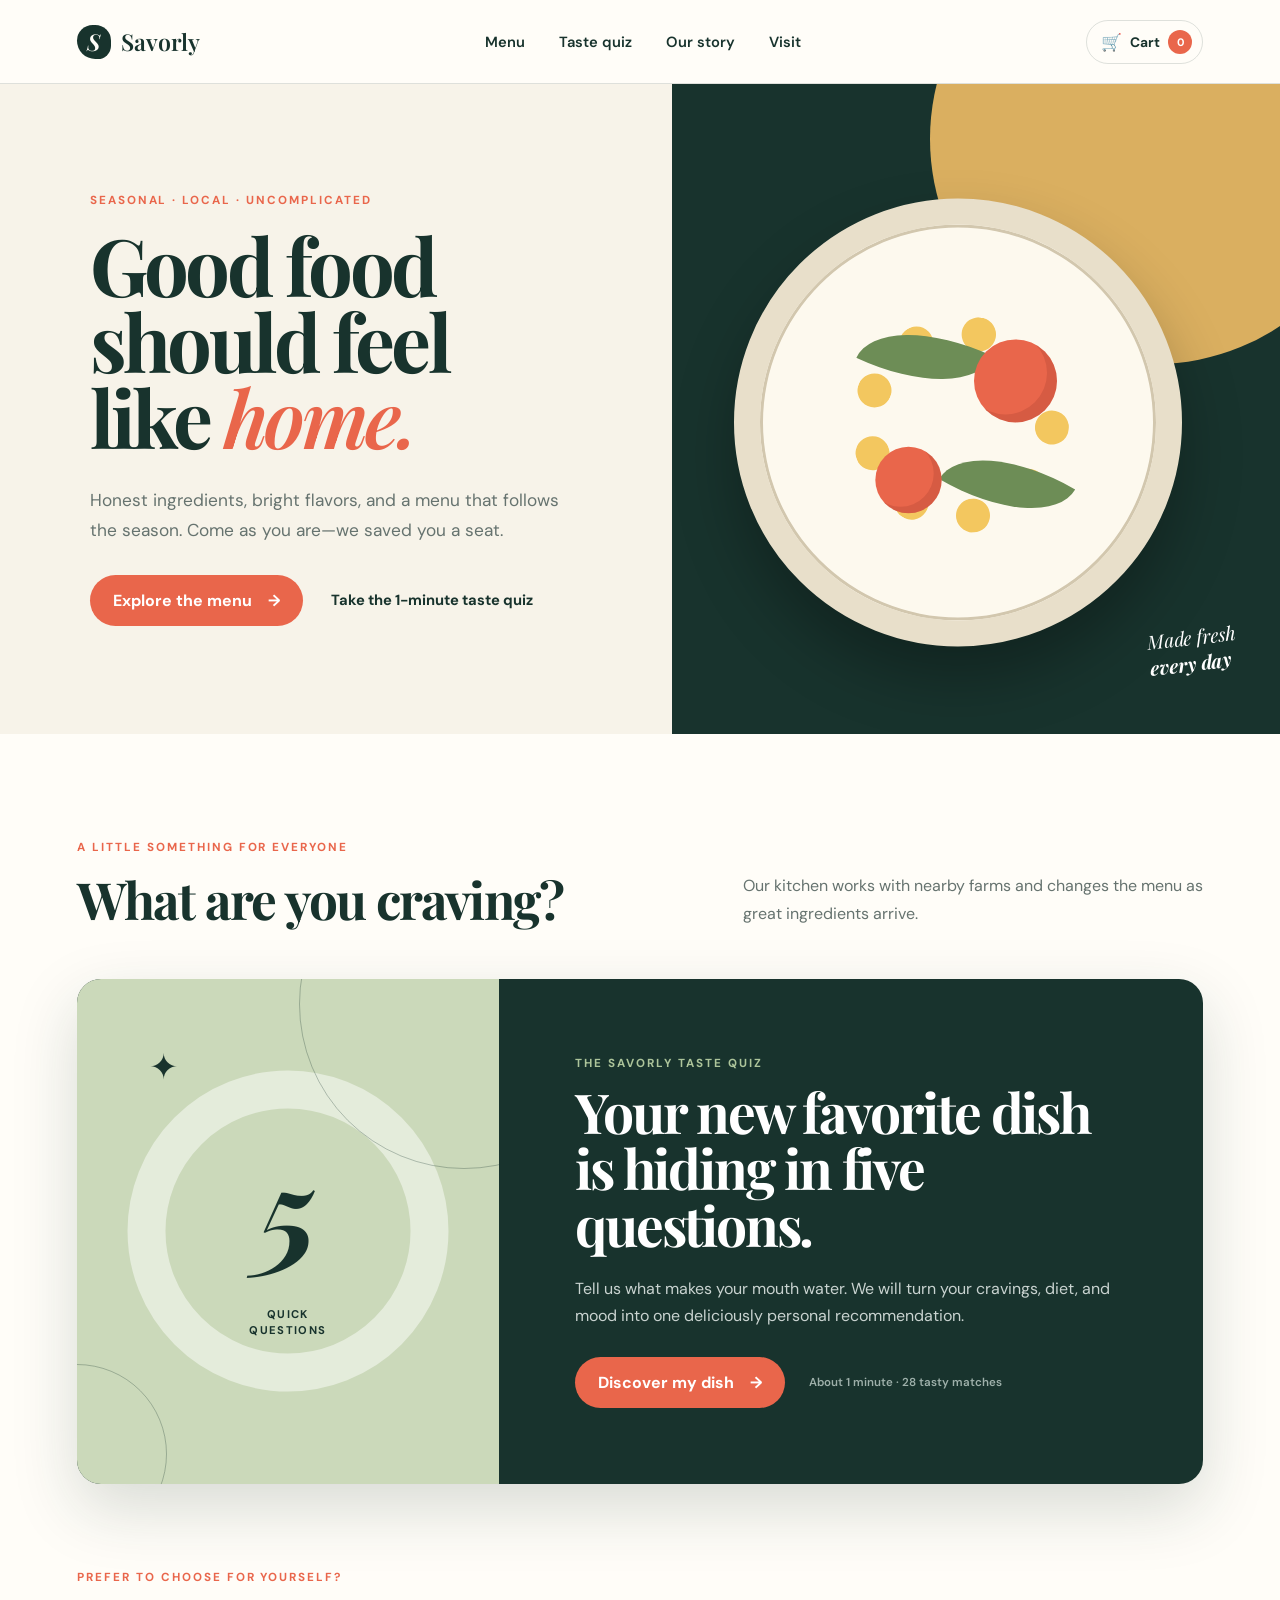
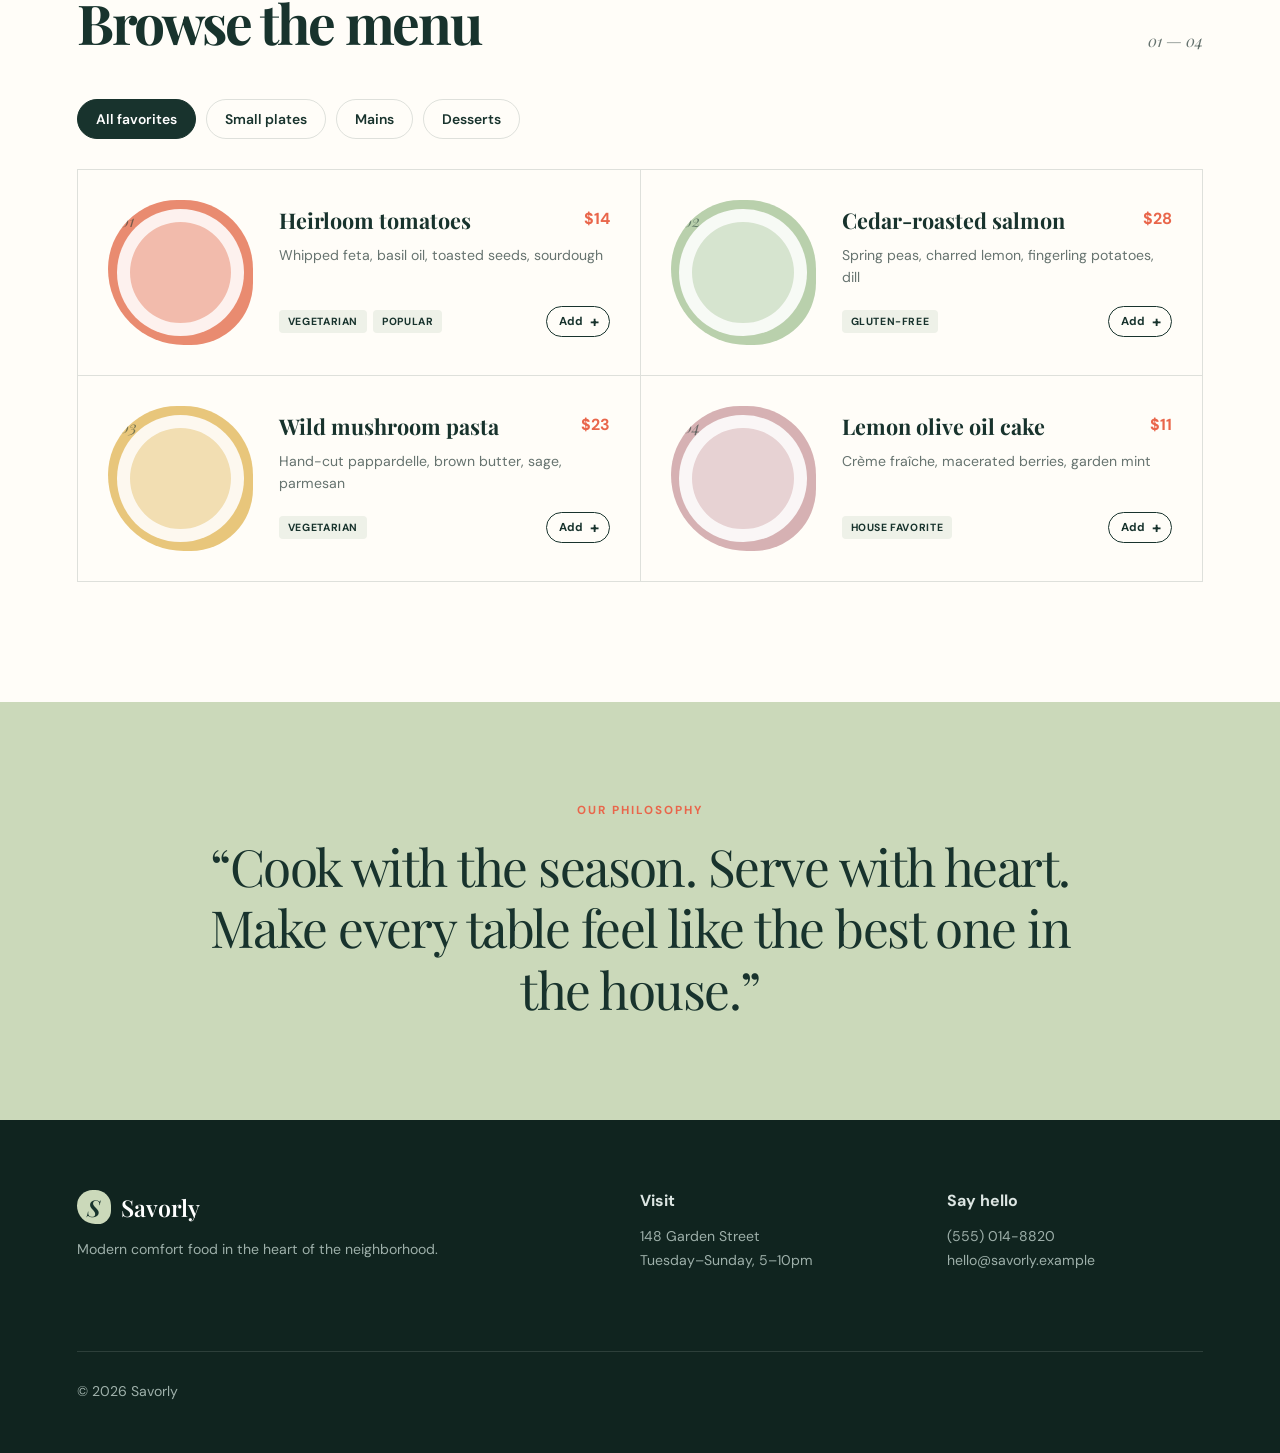
<file: index.html>
<!doctype html>
<html lang="en">
  <head>
    <meta charset="UTF-8" />
    <meta name="viewport" content="width=device-width, initial-scale=1.0" />
    <meta
      name="description"
      content="Savorly is a modern neighborhood restaurant with a menu made for every mood."
    />
    <title>Savorly — Seasonal food, thoughtfully made</title>
    <link rel="preconnect" href="https://fonts.googleapis.com" />
    <link rel="preconnect" href="https://fonts.gstatic.com" crossorigin />
    <link
      href="https://fonts.googleapis.com/css2?family=DM+Sans:wght@400;500;600;700&family=Playfair+Display:ital,wght@0,600;1,600&display=swap"
      rel="stylesheet"
    />
    <link rel="stylesheet" href="styles.css" />
  </head>
  <body>
    <header class="site-header">
      <a class="brand" href="#top" aria-label="Savorly home">
        <span class="brand-mark">S</span>
        <span>Savorly</span>
      </a>
      <nav aria-label="Primary navigation">
        <a href="#menu">Menu</a>
        <a href="survey.html">Taste quiz</a>
        <a href="#about">Our story</a>
        <a href="#visit">Visit</a>
      </nav>
      <a class="cart-link" href="cart.html" aria-label="Open shopping cart">
        <span class="cart-icon" aria-hidden="true">🛒</span>
        <span>Cart</span>
        <span class="cart-count" id="cart-count">0</span>
      </a>
    </header>

    <main id="top">
      <section class="hero" aria-labelledby="hero-title">
        <div class="hero-copy">
          <p class="eyebrow">Seasonal · Local · Uncomplicated</p>
          <h1 id="hero-title">Good food should feel like <em>home.</em></h1>
          <p class="hero-intro">
            Honest ingredients, bright flavors, and a menu that follows the
            season. Come as you are—we saved you a seat.
          </p>
          <div class="hero-actions">
            <a class="button" href="#menu">Explore the menu <span aria-hidden="true">→</span></a>
            <a class="text-link" href="survey.html">Take the 1-minute taste quiz</a>
          </div>
        </div>
        <div class="hero-art" aria-hidden="true">
          <div class="sun"></div>
          <div class="plate">
            <span class="leaf leaf-one"></span>
            <span class="leaf leaf-two"></span>
            <span class="tomato tomato-one"></span>
            <span class="tomato tomato-two"></span>
            <span class="sauce"></span>
          </div>
          <p class="hero-note">Made fresh<br /><strong>every day</strong></p>
        </div>
      </section>

      <section class="menu-section" id="menu" aria-labelledby="menu-title">
        <div class="section-heading">
          <div>
            <p class="eyebrow">A little something for everyone</p>
            <h2 id="menu-title">What are you craving?</h2>
          </div>
          <p>Our kitchen works with nearby farms and changes the menu as great ingredients arrive.</p>
        </div>

        <div class="taste-quiz-card" id="taste-finder">
          <div class="quiz-card-art" aria-hidden="true">
            <span class="quiz-spark">✦</span>
            <span class="quiz-orbit orbit-one"></span>
            <span class="quiz-orbit orbit-two"></span>
            <strong>5</strong>
            <small>quick<br />questions</small>
          </div>
          <div class="quiz-card-copy">
            <p class="eyebrow">The Savorly taste quiz</p>
            <h3>Your new favorite dish is hiding in five questions.</h3>
            <p>Tell us what makes your mouth water. We will turn your cravings, diet, and mood into one deliciously personal recommendation.</p>
            <div class="quiz-card-actions">
              <a class="button quiz-card-button" href="survey.html">Discover my dish <span aria-hidden="true">→</span></a>
              <span>About 1 minute · 28 tasty matches</span>
            </div>
          </div>
        </div>

        <div class="browse-heading">
          <div>
            <p class="eyebrow">Prefer to choose for yourself?</p>
            <h3>Browse the menu</h3>
          </div>
          <span aria-hidden="true">01 — 04</span>
        </div>

        <div class="category-tabs" role="group" aria-label="Filter menu by category">
          <button class="category-tab active" data-category="all">All favorites</button>
          <button class="category-tab" data-category="small-plates">Small plates</button>
          <button class="category-tab" data-category="mains">Mains</button>
          <button class="category-tab" data-category="desserts">Desserts</button>
        </div>

        <div class="menu-grid" aria-live="polite">
          <article class="menu-card" data-category="small-plates">
            <div class="card-visual visual-tomato" aria-hidden="true"><span>01</span></div>
            <div class="card-content">
              <div class="card-title-row"><h3>Heirloom tomatoes</h3><strong>$14</strong></div>
              <p>Whipped feta, basil oil, toasted seeds, sourdough</p>
              <div class="card-meta"><div class="tags"><span>Vegetarian</span><span>Popular</span></div><button class="add-to-cart" type="button" data-item="tomatoes">Add <span aria-hidden="true">+</span></button></div>
            </div>
          </article>

          <article class="menu-card" data-category="mains">
            <div class="card-visual visual-salmon" aria-hidden="true"><span>02</span></div>
            <div class="card-content">
              <div class="card-title-row"><h3>Cedar-roasted salmon</h3><strong>$28</strong></div>
              <p>Spring peas, charred lemon, fingerling potatoes, dill</p>
              <div class="card-meta"><div class="tags"><span>Gluten-free</span></div><button class="add-to-cart" type="button" data-item="salmon">Add <span aria-hidden="true">+</span></button></div>
            </div>
          </article>

          <article class="menu-card" data-category="mains">
            <div class="card-visual visual-pasta" aria-hidden="true"><span>03</span></div>
            <div class="card-content">
              <div class="card-title-row"><h3>Wild mushroom pasta</h3><strong>$23</strong></div>
              <p>Hand-cut pappardelle, brown butter, sage, parmesan</p>
              <div class="card-meta"><div class="tags"><span>Vegetarian</span></div><button class="add-to-cart" type="button" data-item="pasta">Add <span aria-hidden="true">+</span></button></div>
            </div>
          </article>

          <article class="menu-card" data-category="desserts">
            <div class="card-visual visual-dessert" aria-hidden="true"><span>04</span></div>
            <div class="card-content">
              <div class="card-title-row"><h3>Lemon olive oil cake</h3><strong>$11</strong></div>
              <p>Crème fraîche, macerated berries, garden mint</p>
              <div class="card-meta"><div class="tags"><span>House favorite</span></div><button class="add-to-cart" type="button" data-item="cake">Add <span aria-hidden="true">+</span></button></div>
            </div>
          </article>
        </div>
      </section>

      <section class="story-section" id="about">
        <p class="eyebrow">Our philosophy</p>
        <blockquote>“Cook with the season. Serve with heart. Make every table feel like the best one in the house.”</blockquote>
      </section>
    </main>

    <footer id="visit">
      <div><a class="brand brand-footer" href="#top"><span class="brand-mark">S</span><span>Savorly</span></a><p>Modern comfort food in the heart of the neighborhood.</p></div>
      <div><strong>Visit</strong><p>148 Garden Street<br />Tuesday–Sunday, 5–10pm</p></div>
      <div><strong>Say hello</strong><p>(555) 014-8820<br />hello@savorly.example</p></div>
      <p class="copyright">© <span id="year"></span> Savorly</p>
    </footer>

    <p class="cart-toast" id="cart-toast" role="status" aria-live="polite" hidden></p>

    <script src="script.js"></script>
  </body>
</html>
</file>
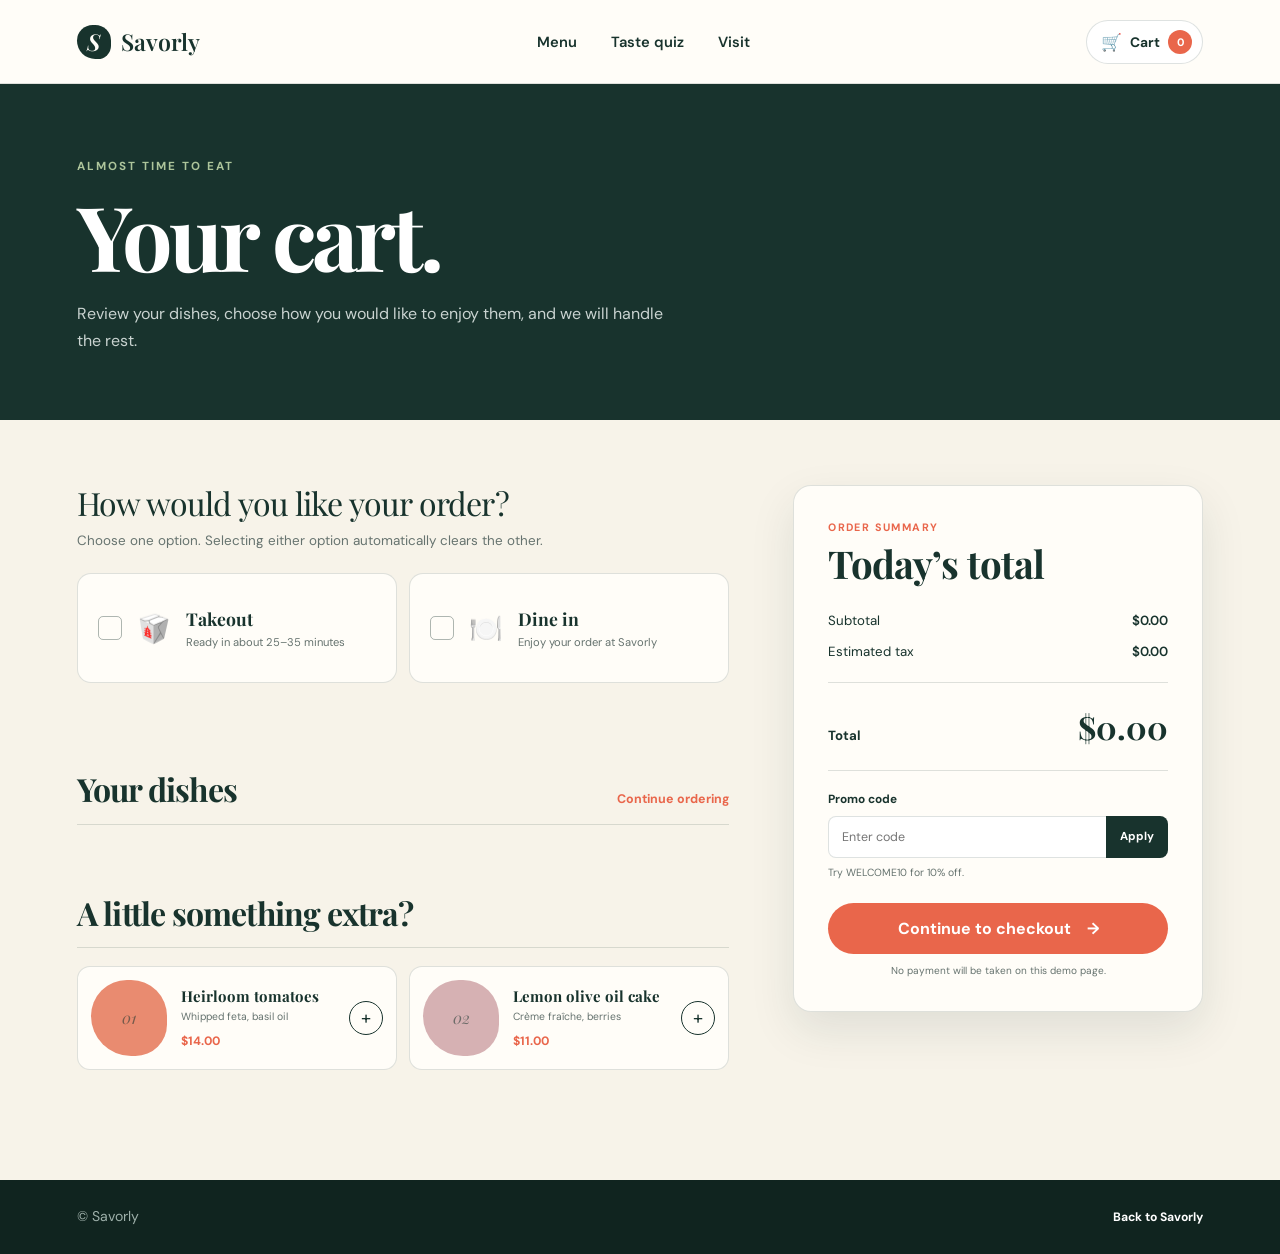
<file: cart.html>
<!doctype html>
<html lang="en">
  <head>
    <meta charset="UTF-8" />
    <meta name="viewport" content="width=device-width, initial-scale=1.0" />
    <meta name="description" content="Review your Savorly order, choose dine in or takeout, and see your total." />
    <title>Your Cart | Savorly</title>
    <link rel="preconnect" href="https://fonts.googleapis.com" />
    <link rel="preconnect" href="https://fonts.gstatic.com" crossorigin />
    <link href="https://fonts.googleapis.com/css2?family=DM+Sans:wght@400;500;600;700&family=Playfair+Display:ital,wght@0,600;1,600&display=swap" rel="stylesheet" />
    <link rel="stylesheet" href="styles.css" />
    <link rel="stylesheet" href="cart.css" />
  </head>
  <body class="cart-page">
    <header class="site-header cart-header">
      <a class="brand" href="index.html" aria-label="Savorly home"><span class="brand-mark">S</span><span>Savorly</span></a>
      <nav aria-label="Primary navigation">
        <a href="index.html#menu">Menu</a>
        <a href="survey.html">Taste quiz</a>
        <a href="index.html#visit">Visit</a>
      </nav>
      <div class="cart-link current-cart" aria-label="Current shopping cart"><span class="cart-icon" aria-hidden="true">🛒</span><span>Cart</span><span class="cart-count" id="cart-count">0</span></div>
    </header>

    <main>
      <section class="cart-hero">
        <p class="eyebrow">Almost time to eat</p>
        <h1>Your cart.</h1>
        <p>Review your dishes, choose how you would like to enjoy them, and we will handle the rest.</p>
      </section>

      <div class="cart-layout">
        <div class="cart-main">
          <fieldset class="fulfillment-card" aria-describedby="fulfillment-help fulfillment-error">
            <legend>How would you like your order?</legend>
            <p id="fulfillment-help">Choose one option. Selecting either option automatically clears the other.</p>
            <div class="fulfillment-options">
              <label class="fulfillment-option">
                <input type="checkbox" id="takeout-option" name="fulfillment" value="takeout" />
                <span class="custom-checkbox" aria-hidden="true">✓</span>
                <span class="fulfillment-icon" aria-hidden="true">🥡</span>
                <span><strong>Takeout</strong><small>Ready in about 25–35 minutes</small></span>
              </label>
              <label class="fulfillment-option">
                <input type="checkbox" id="dinein-option" name="fulfillment" value="dine-in" />
                <span class="custom-checkbox" aria-hidden="true">✓</span>
                <span class="fulfillment-icon" aria-hidden="true">🍽️</span>
                <span><strong>Dine in</strong><small>Enjoy your order at Savorly</small></span>
              </label>
            </div>
            <p class="fulfillment-error" id="fulfillment-error" role="alert"></p>
            <div class="takeout-contact" id="takeout-contact" hidden>
              <div class="takeout-contact-heading">
                <div><span aria-hidden="true">🥡</span><div><strong>Who is picking up?</strong><small>We will save these takeout details to the restaurant’s Google Form.</small></div></div>
                <span>Takeout only</span>
              </div>
              <form
                id="google-order-form"
                action="https://docs.google.com/forms/d/e/1FAIpQLSc1fLnXTK5sUyziZZkfqFkSjfvlSCppvvPLOp5w_xZoVN78RQ/formResponse"
                method="post"
                target="google-form-target"
              >
                <div class="contact-field-grid">
                  <label><span>Name</span><input type="text" name="entry.1648319800" id="customer-name" autocomplete="name" required placeholder="Your name" /></label>
                  <label><span>Phone number</span><input type="tel" name="entry.1363367650" autocomplete="tel" required placeholder="(555) 000-0000" /></label>
                  <label><span>Second phone number <small>Optional</small></span><input type="tel" name="entry.1670955524" autocomplete="tel" placeholder="Backup number" /></label>
                  <label><span>Email</span><input type="email" name="entry.156291691" autocomplete="email" required placeholder="you@example.com" /></label>
                </div>
              </form>
              <iframe class="google-form-target" name="google-form-target" title="Google Form submission response" hidden></iframe>
            </div>
            <div class="takeout-contact dinein-contact" id="dinein-contact" hidden>
              <div class="takeout-contact-heading">
                <div><span aria-hidden="true">🍽️</span><div><strong>Who is dining with us?</strong><small>We will save these dine-in details to the restaurant’s Google Form.</small></div></div>
                <span>Dine in only</span>
              </div>
              <form
                id="google-dinein-form"
                action="https://docs.google.com/forms/d/e/1FAIpQLSfW2IrJlXVZIV3vVeJIP3uhkW9kkgs9LvIAJCemcySz8237lQ/formResponse"
                method="post"
                target="google-dinein-target"
              >
                <div class="contact-field-grid">
                  <label><span>Name</span><input type="text" name="entry.1857972160" autocomplete="name" required placeholder="Your name" /></label>
                  <label><span>Phone number</span><input type="tel" name="entry.431451718" autocomplete="tel" required placeholder="(555) 000-0000" /></label>
                  <label><span>Email</span><input type="email" name="entry.1080313412" autocomplete="email" required placeholder="you@example.com" /></label>
                  <label><span>Table</span><select name="entry.1917881876" required><option value="">Choose your table</option><option value="1">Table 1</option><option value="2">Table 2</option><option value="3">Table 3</option><option value="4">Table 4</option><option value="5">Table 5</option><option value="Option 6">Table 6</option><option value="Option 7">Table 7</option><option value="Option 8">Table 8</option><option value="Option 9">Table 9</option><option value="Option 10">Table 10</option></select></label>
                </div>
              </form>
              <iframe class="google-form-target" name="google-dinein-target" title="Dine-in Google Form submission response" hidden></iframe>
            </div>
          </fieldset>

          <section class="cart-items-section" aria-labelledby="cart-items-title">
            <div class="cart-section-heading"><h2 id="cart-items-title">Your dishes</h2><a href="index.html#menu">Continue ordering</a></div>
            <div class="cart-items" id="cart-items"></div>
            <div class="empty-cart" id="empty-cart" hidden>
              <span aria-hidden="true">🍽️</span>
              <h3>Your cart is waiting.</h3>
              <p>Add something delicious from our menu to get started.</p>
              <a class="button" href="index.html#menu">Browse the menu</a>
            </div>
          </section>

          <section class="cart-suggestions" aria-labelledby="suggestions-title">
            <div class="cart-section-heading"><h2 id="suggestions-title">A little something extra?</h2></div>
            <div class="suggestion-grid">
              <article><div class="suggestion-art suggestion-tomato" aria-hidden="true">01</div><div><h3>Heirloom tomatoes</h3><p>Whipped feta, basil oil</p><strong>$14.00</strong></div><button type="button" data-add-item="tomatoes" aria-label="Add heirloom tomatoes">+</button></article>
              <article><div class="suggestion-art suggestion-cake" aria-hidden="true">02</div><div><h3>Lemon olive oil cake</h3><p>Crème fraîche, berries</p><strong>$11.00</strong></div><button type="button" data-add-item="cake" aria-label="Add lemon olive oil cake">+</button></article>
            </div>
          </section>
        </div>

        <aside class="order-summary" aria-labelledby="summary-title">
          <p class="summary-kicker">Order summary</p>
          <h2 id="summary-title">Today’s total</h2>
          <div class="summary-lines">
            <div><span>Subtotal</span><strong id="subtotal">$0.00</strong></div>
            <div class="discount-line" id="discount-line" hidden><span>Promo discount</span><strong id="discount">−$0.00</strong></div>
            <div><span>Estimated tax</span><strong id="tax">$0.00</strong></div>
            <div id="packaging-line" hidden><span>Takeout packaging</span><strong>$2.00</strong></div>
          </div>
          <div class="summary-total"><span>Total</span><strong id="total">$0.00</strong></div>

          <form class="promo-form" id="promo-form">
            <label for="promo-code">Promo code</label>
            <div><input id="promo-code" type="text" placeholder="Enter code" autocomplete="off" /><button type="submit">Apply</button></div>
            <p id="promo-message" aria-live="polite">Try WELCOME10 for 10% off.</p>
          </form>

          <button class="button checkout-button" id="checkout-button" type="button">Continue to checkout <span aria-hidden="true">→</span></button>
          <p class="checkout-note">No payment will be taken on this demo page.</p>
          <p class="checkout-status" id="checkout-status" role="status" tabindex="-1" hidden></p>
        </aside>
      </div>
    </main>

    <footer class="cart-footer"><p>© <span id="year"></span> Savorly</p><a href="index.html">Back to Savorly</a></footer>
    <script src="cart.js"></script>
  </body>
</html>
</file>
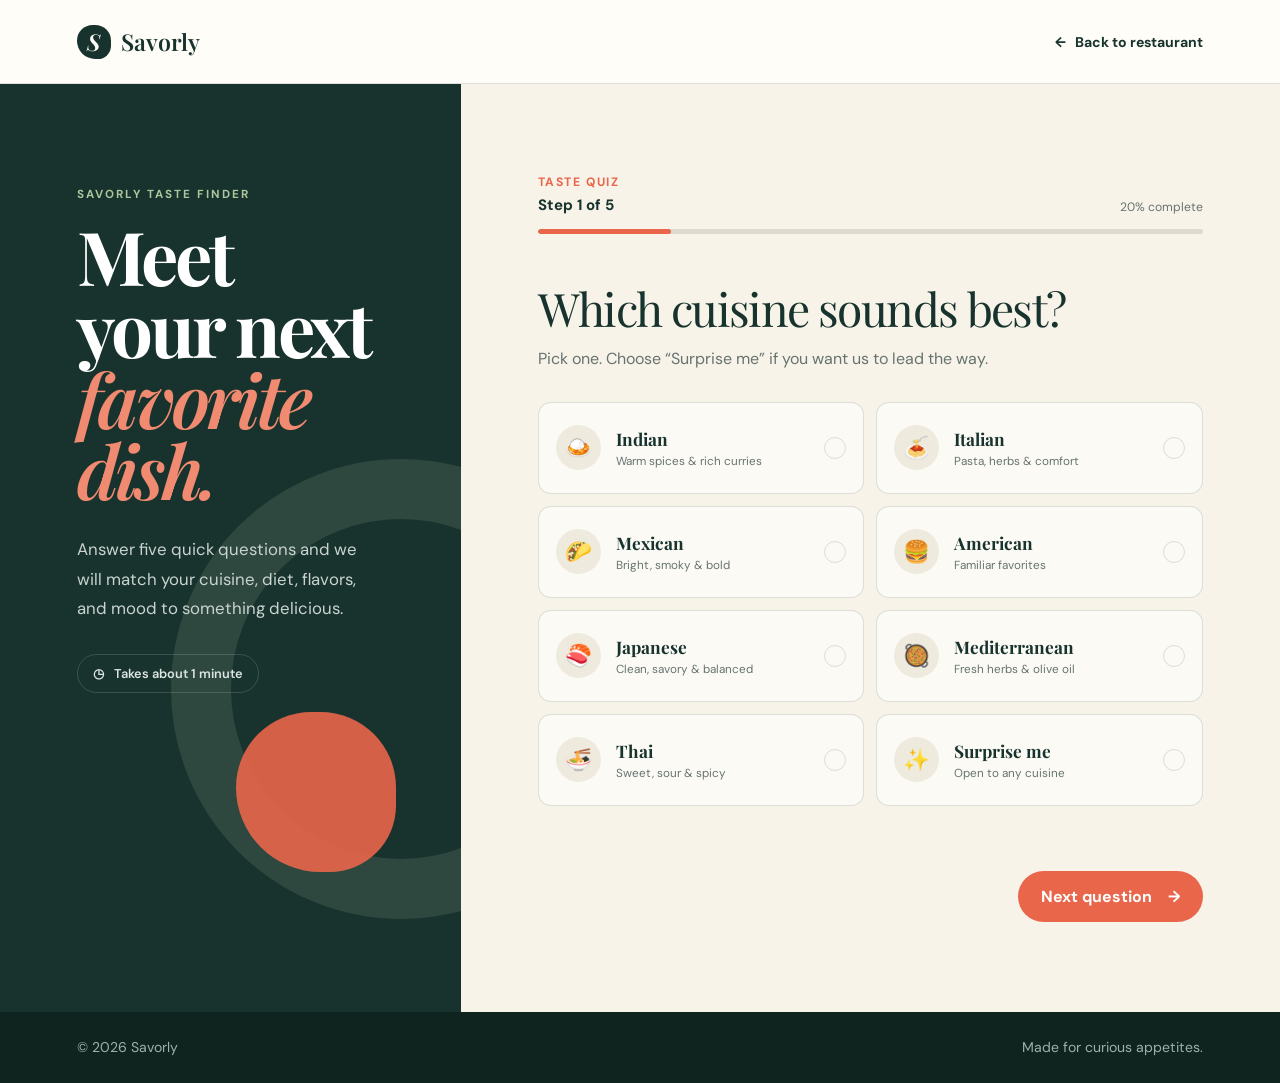
<file: survey.html>
<!doctype html>
<html lang="en">
  <head>
    <meta charset="UTF-8" />
    <meta name="viewport" content="width=device-width, initial-scale=1.0" />
    <meta name="description" content="Take the Savorly taste survey and discover a dish matched to your cravings." />
    <title>Taste Quiz | Savorly</title>
    <link rel="preconnect" href="https://fonts.googleapis.com" />
    <link rel="preconnect" href="https://fonts.gstatic.com" crossorigin />
    <link href="https://fonts.googleapis.com/css2?family=DM+Sans:wght@400;500;600;700&family=Playfair+Display:ital,wght@0,600;1,600&display=swap" rel="stylesheet" />
    <link rel="stylesheet" href="styles.css" />
    <link rel="stylesheet" href="survey.css" />
  </head>
  <body class="survey-page">
    <header class="site-header survey-header">
      <a class="brand" href="index.html" aria-label="Savorly home">
        <span class="brand-mark">S</span>
        <span>Savorly</span>
      </a>
      <a class="back-link" href="index.html"><span aria-hidden="true">&larr;</span> Back to restaurant</a>
    </header>

    <main>
      <section class="survey-intro">
        <p class="eyebrow">Savorly taste finder</p>
        <h1>Meet your next<br /><em>favorite dish.</em></h1>
        <p>Answer five quick questions and we will match your cuisine, diet, flavors, and mood to something delicious.</p>
        <div class="time-note"><span aria-hidden="true">&#9719;</span> Takes about 1 minute</div>
      </section>

      <section class="survey-shell" aria-labelledby="survey-title">
        <div class="survey-topline">
          <div>
            <span class="step-kicker">Taste quiz</span>
            <strong id="step-count">Step 1 of 5</strong>
          </div>
          <span id="progress-percent">20% complete</span>
        </div>
        <div class="progress-track" aria-hidden="true"><span id="progress-bar"></span></div>

        <form id="taste-survey" novalidate>
          <fieldset class="survey-step active" data-step="1">
            <legend id="survey-title">Which cuisine sounds best?</legend>
            <p class="question-help">Pick one. Choose “Surprise me” if you want us to lead the way.</p>
            <div class="choice-grid cuisine-grid">
              <label class="choice-card"><input type="radio" name="cuisine" value="Indian" required /><span class="choice-emoji" aria-hidden="true">&#127835;</span><span><strong>Indian</strong><small>Warm spices &amp; rich curries</small></span><span class="choice-check">&#10003;</span></label>
              <label class="choice-card"><input type="radio" name="cuisine" value="Italian" /><span class="choice-emoji" aria-hidden="true">&#127837;</span><span><strong>Italian</strong><small>Pasta, herbs &amp; comfort</small></span><span class="choice-check">&#10003;</span></label>
              <label class="choice-card"><input type="radio" name="cuisine" value="Mexican" /><span class="choice-emoji" aria-hidden="true">&#127790;</span><span><strong>Mexican</strong><small>Bright, smoky &amp; bold</small></span><span class="choice-check">&#10003;</span></label>
              <label class="choice-card"><input type="radio" name="cuisine" value="American" /><span class="choice-emoji" aria-hidden="true">&#127828;</span><span><strong>American</strong><small>Familiar favorites</small></span><span class="choice-check">&#10003;</span></label>
              <label class="choice-card"><input type="radio" name="cuisine" value="Japanese" /><span class="choice-emoji" aria-hidden="true">&#127843;</span><span><strong>Japanese</strong><small>Clean, savory &amp; balanced</small></span><span class="choice-check">&#10003;</span></label>
              <label class="choice-card"><input type="radio" name="cuisine" value="Mediterranean" /><span class="choice-emoji" aria-hidden="true">&#129368;</span><span><strong>Mediterranean</strong><small>Fresh herbs &amp; olive oil</small></span><span class="choice-check">&#10003;</span></label>
              <label class="choice-card"><input type="radio" name="cuisine" value="Thai" /><span class="choice-emoji" aria-hidden="true">&#127836;</span><span><strong>Thai</strong><small>Sweet, sour &amp; spicy</small></span><span class="choice-check">&#10003;</span></label>
              <label class="choice-card"><input type="radio" name="cuisine" value="Surprise" /><span class="choice-emoji" aria-hidden="true">&#10024;</span><span><strong>Surprise me</strong><small>Open to any cuisine</small></span><span class="choice-check">&#10003;</span></label>
            </div>
            <p class="step-error" role="alert"></p>
          </fieldset>

          <fieldset class="survey-step" data-step="2" hidden>
            <legend>How do you like to eat?</legend>
            <p class="question-help">We will only suggest dishes that match your choice.</p>
            <div class="choice-grid diet-grid">
              <label class="choice-card choice-card-large"><input type="radio" name="diet" value="meat" required /><span class="choice-emoji" aria-hidden="true">&#127830;</span><span><strong>Meat</strong><small>Chicken, beef, or lamb</small></span><span class="choice-check">&#10003;</span></label>
              <label class="choice-card choice-card-large"><input type="radio" name="diet" value="seafood" /><span class="choice-emoji" aria-hidden="true">&#128031;</span><span><strong>Seafood</strong><small>Fish or shellfish</small></span><span class="choice-check">&#10003;</span></label>
              <label class="choice-card choice-card-large"><input type="radio" name="diet" value="vegetarian" /><span class="choice-emoji" aria-hidden="true">&#129472;</span><span><strong>Vegetarian</strong><small>No meat or seafood</small></span><span class="choice-check">&#10003;</span></label>
              <label class="choice-card choice-card-large"><input type="radio" name="diet" value="vegan" /><span class="choice-emoji" aria-hidden="true">&#127793;</span><span><strong>Vegan</strong><small>Fully plant-based</small></span><span class="choice-check">&#10003;</span></label>
            </div>
            <p class="step-error" role="alert"></p>
          </fieldset>

          <fieldset class="survey-step" data-step="3" hidden>
            <legend>What flavors are calling you?</legend>
            <p class="question-help">Choose up to three flavor directions.</p>
            <div class="pill-grid" id="flavor-options">
              <label class="pill-choice"><input type="checkbox" name="flavor" value="spicy" /><span>&#127798;&#65039; Spicy &amp; bold</span></label>
              <label class="pill-choice"><input type="checkbox" name="flavor" value="savory" /><span>&#129382; Deeply savory</span></label>
              <label class="pill-choice"><input type="checkbox" name="flavor" value="fresh" /><span>&#127807; Fresh &amp; herby</span></label>
              <label class="pill-choice"><input type="checkbox" name="flavor" value="creamy" /><span>&#129371; Creamy &amp; rich</span></label>
              <label class="pill-choice"><input type="checkbox" name="flavor" value="smoky" /><span>&#128293; Smoky &amp; charred</span></label>
              <label class="pill-choice"><input type="checkbox" name="flavor" value="sweet-savory" /><span>&#127855; Sweet &amp; savory</span></label>
            </div>
            <div class="range-block">
              <div class="range-label"><label for="spice-level">Your ideal heat level</label><output id="spice-output" for="spice-level">Medium</output></div>
              <input id="spice-level" name="spice" type="range" min="0" max="4" value="2" />
              <div class="range-ends"><span>No heat</span><span>Bring the fire</span></div>
            </div>
            <p class="step-error" role="alert"></p>
          </fieldset>

          <fieldset class="survey-step" data-step="4" hidden>
            <legend>What kind of dish feels right?</legend>
            <p class="question-help">Choose the texture or format you would enjoy most.</p>
            <div class="choice-grid format-grid">
              <label class="choice-card"><input type="radio" name="format" value="saucy" required /><span class="choice-emoji" aria-hidden="true">&#129379;</span><span><strong>Saucy</strong><small>Curry, pasta, or braise</small></span><span class="choice-check">&#10003;</span></label>
              <label class="choice-card"><input type="radio" name="format" value="grilled" /><span class="choice-emoji" aria-hidden="true">&#128293;</span><span><strong>Grilled</strong><small>Charred and satisfying</small></span><span class="choice-check">&#10003;</span></label>
              <label class="choice-card"><input type="radio" name="format" value="crispy" /><span class="choice-emoji" aria-hidden="true">&#10024;</span><span><strong>Crispy</strong><small>Crunch in every bite</small></span><span class="choice-check">&#10003;</span></label>
              <label class="choice-card"><input type="radio" name="format" value="bowl" /><span class="choice-emoji" aria-hidden="true">&#127858;</span><span><strong>Bowl</strong><small>Layered and balanced</small></span><span class="choice-check">&#10003;</span></label>
            </div>
            <p class="step-error" role="alert"></p>
          </fieldset>

          <fieldset class="survey-step" data-step="5" hidden>
            <legend>What is the mood today?</legend>
            <p class="question-help">One last detail to make the match feel just right.</p>
            <div class="mood-list">
              <label class="mood-choice"><input type="radio" name="mood" value="cozy" required /><span class="mood-number">01</span><span><strong>Cozy comfort</strong><small>Warm, familiar, and deeply satisfying</small></span><span class="choice-check">&#10003;</span></label>
              <label class="mood-choice"><input type="radio" name="mood" value="adventurous" /><span class="mood-number">02</span><span><strong>Something adventurous</strong><small>A new flavor combination or regional specialty</small></span><span class="choice-check">&#10003;</span></label>
              <label class="mood-choice"><input type="radio" name="mood" value="balanced" /><span class="mood-number">03</span><span><strong>Fresh and balanced</strong><small>Colorful, lively, and not too heavy</small></span><span class="choice-check">&#10003;</span></label>
            </div>
            <p class="step-error" role="alert"></p>
          </fieldset>

          <div class="survey-actions">
            <button class="back-button" id="previous-button" type="button" hidden><span aria-hidden="true">&larr;</span> Previous</button>
            <button class="button next-button" id="next-button" type="button">Next question <span aria-hidden="true">&rarr;</span></button>
            <button class="button next-button" id="submit-button" type="submit" hidden>Find my food <span aria-hidden="true">&#10024;</span></button>
          </div>
        </form>

        <section class="result-view" id="result-view" hidden aria-live="polite" tabindex="-1">
          <div class="result-celebration" aria-hidden="true">&#10024;</div>
          <p class="eyebrow">Your Savorly match</p>
          <h2 id="result-name"></h2>
          <div class="result-meta"><p class="result-cuisine" id="result-cuisine"></p><strong id="result-price"></strong></div>
          <div class="match-score"><span id="match-score">94%</span><small>taste match</small></div>
          <p class="result-description" id="result-description"></p>
          <div class="result-reasons">
            <strong>Why it fits you</strong>
            <p id="result-reason"></p>
            <div class="result-tags" id="result-tags"></div>
          </div>
          <p class="allergy-note">Please tell your server about any allergies. Recommendations are for inspiration and are not medical advice.</p>
          <div class="result-actions">
            <button class="button result-cart-button" id="result-cart-button" type="button">Add to cart</button>
            <button class="button result-secondary-button" id="another-button" type="button">Show another match</button>
            <button class="back-button" id="restart-button" type="button">Retake the quiz</button>
          </div>
        </section>
      </section>
    </main>

    <footer class="survey-footer"><p>&copy; <span id="year"></span> Savorly</p><p>Made for curious appetites.</p></footer>
    <script src="survey.js"></script>
  </body>
</html>
</file>
<file: styles.css>
:root {
  --ink: #18332d;
  --cream: #f7f3e9;
  --paper: #fffdf8;
  --coral: #e9664b;
  --sage: #cbd9ba;
  --line: rgba(24, 51, 45, 0.14);
  --muted: #66736f;
  --serif: "Playfair Display", Georgia, serif;
  --sans: "DM Sans", Arial, sans-serif;
}

* { box-sizing: border-box; }
html { scroll-behavior: smooth; }
body { margin: 0; background: var(--paper); color: var(--ink); font-family: var(--sans); }
a { color: inherit; text-decoration: none; }
button { font: inherit; }

.site-header {
  height: 84px; padding: 0 clamp(24px, 6vw, 96px); display: flex; align-items: center;
  justify-content: space-between; gap: 32px; border-bottom: 1px solid var(--line); background: var(--paper);
}
.brand { display: inline-flex; align-items: center; gap: 10px; font-family: var(--serif); font-size: 1.45rem; font-weight: 600; }
.brand-mark { display: grid; place-items: center; width: 34px; height: 34px; color: var(--paper); background: var(--ink); border-radius: 50% 50% 42% 58%; font-style: italic; }
nav { display: flex; gap: 34px; font-size: .92rem; font-weight: 600; }
nav a, .text-link { position: relative; }
nav a::after, .text-link::after { content: ""; position: absolute; left: 0; right: 100%; bottom: -5px; height: 2px; background: var(--coral); transition: right .2s ease; }
nav a:hover::after, nav a:focus-visible::after, .text-link:hover::after { right: 0; }
.button { display: inline-flex; align-items: center; justify-content: center; gap: 16px; border: 0; border-radius: 999px; background: var(--coral); color: #fff; padding: 15px 23px; font-weight: 700; cursor: pointer; transition: transform .2s ease, box-shadow .2s ease; }
.button:hover { transform: translateY(-2px); box-shadow: 0 8px 22px rgba(154, 62, 43, .22); }
.button-small { padding: 11px 18px; font-size: .88rem; }
.cart-link { display: inline-flex; align-items: center; gap: 8px; min-height: 44px; padding: 8px 10px 8px 14px; border: 1px solid var(--line); border-radius: 999px; font-size: .86rem; font-weight: 700; transition: color .18s ease, border-color .18s ease, transform .18s ease; }
.cart-link:hover { color: var(--coral); border-color: var(--coral); transform: translateY(-1px); }
.cart-icon { font-size: 1.05rem; }
.cart-count { display: grid; place-items: center; min-width: 24px; height: 24px; padding: 0 6px; border-radius: 999px; color: #fff; background: var(--coral); font-size: .68rem; }

.hero { min-height: 650px; display: grid; grid-template-columns: 1.05fr .95fr; background: var(--cream); overflow: hidden; }
.hero-copy { align-self: center; padding: 78px clamp(30px, 7vw, 115px); }
.eyebrow { margin: 0 0 18px; color: var(--coral); font-size: .73rem; font-weight: 700; letter-spacing: .17em; text-transform: uppercase; }
h1, h2, blockquote { font-family: var(--serif); }
h1 { max-width: 700px; margin: 0; font-size: clamp(3.3rem, 6.2vw, 6.5rem); line-height: .96; letter-spacing: -.045em; }
h1 em { color: var(--coral); font-weight: 600; }
.hero-intro { max-width: 560px; margin: 30px 0; color: var(--muted); font-size: 1.08rem; line-height: 1.75; }
.hero-actions { display: flex; align-items: center; gap: 28px; }
.text-link { font-size: .92rem; font-weight: 700; }
.hero-art { position: relative; min-height: 560px; background: var(--ink); overflow: hidden; }
.sun { position: absolute; width: 450px; height: 450px; top: -170px; right: -100px; border-radius: 50%; background: #f0bd67; opacity: .9; }
.plate { position: absolute; width: min(35vw, 460px); aspect-ratio: 1; top: 50%; left: 47%; transform: translate(-50%, -47%); border: 26px solid #e8dfca; border-radius: 50%; background: #fdf9ee; box-shadow: 0 32px 60px rgba(0,0,0,.28), inset 0 0 0 3px #d2c7ae; }
.sauce { position: absolute; width: 55%; height: 55%; inset: 23%; border: 34px dotted #f3c75f; border-radius: 50%; transform: rotate(12deg); }
.leaf { position: absolute; z-index: 2; width: 31%; height: 15%; background: #6d8d56; border-radius: 100% 0 100% 0; }
.leaf-one { top: 26%; left: 26%; transform: rotate(25deg); }
.leaf-two { right: 22%; bottom: 27%; transform: rotate(-150deg); }
.tomato { position: absolute; z-index: 3; width: 21%; aspect-ratio: 1; border-radius: 50%; background: var(--coral); box-shadow: inset -10px -8px 0 rgba(130,42,28,.18); }
.tomato-one { top: 29%; right: 25%; }.tomato-two { bottom: 25%; left: 27%; transform: scale(.8); }
.hero-note { position: absolute; right: 7%; bottom: 9%; margin: 0; color: #fff; font-family: var(--serif); font-size: 1.2rem; font-style: italic; transform: rotate(-7deg); }

.menu-section { padding: 105px clamp(24px, 6vw, 96px) 120px; }
.section-heading { display: grid; grid-template-columns: 1fr minmax(280px, 460px); align-items: end; gap: 50px; }
h2 { margin: 0; font-size: clamp(2.4rem, 4vw, 4rem); line-height: 1.05; letter-spacing: -.035em; }
.section-heading > p { margin: 0; color: var(--muted); line-height: 1.7; }
.taste-quiz-card { position: relative; display: grid; grid-template-columns: minmax(250px, .75fr) 1.25fr; min-height: 420px; margin-top: 52px; overflow: hidden; border-radius: 24px; color: #fff; background: var(--ink); box-shadow: 0 24px 65px rgba(24,51,45,.17); }
.quiz-card-art { position: relative; min-height: 380px; overflow: hidden; background: var(--sage); color: var(--ink); }
.quiz-card-art::before { content: ""; position: absolute; width: 245px; height: 245px; top: 50%; left: 50%; border: 38px solid rgba(255,255,255,.48); border-radius: 50%; transform: translate(-50%,-50%); }
.quiz-card-art strong { position: absolute; top: 45%; left: 50%; transform: translate(-50%,-50%); font-family: var(--serif); font-size: 8rem; font-style: italic; line-height: 1; }
.quiz-card-art small { position: absolute; top: 65%; left: 50%; transform: translateX(-50%); font-size: .7rem; font-weight: 700; letter-spacing: .12em; line-height: 1.4; text-align: center; text-transform: uppercase; }
.quiz-spark { position: absolute; z-index: 2; top: 13%; left: 17%; font-size: 2.2rem; animation: quiz-twinkle 2.3s ease-in-out infinite; }
.quiz-orbit { position: absolute; border: 1px solid rgba(24,51,45,.28); border-radius: 50%; }
.orbit-one { width: 330px; height: 330px; right: -130px; top: -140px; }
.orbit-two { width: 180px; height: 180px; left: -90px; bottom: -60px; }
@keyframes quiz-twinkle { 50% { transform: rotate(15deg) scale(1.18); opacity: .65; } }
.quiz-card-copy { align-self: center; padding: clamp(38px, 6vw, 76px); }
.quiz-card-copy .eyebrow { margin-bottom: 12px; color: #adc59b; }
.quiz-card-copy h3, .browse-heading h3 { margin: 0; font-family: var(--serif); font-size: clamp(2.35rem, 4.3vw, 4.6rem); line-height: 1.03; letter-spacing: -.04em; }
.quiz-card-copy > p:not(.eyebrow) { max-width: 650px; margin: 22px 0 28px; color: #c9d3d0; line-height: 1.7; }
.quiz-card-actions { display: flex; align-items: center; flex-wrap: wrap; gap: 18px 24px; }
.quiz-card-actions > span { color: #9eb0aa; font-size: .72rem; font-weight: 600; }
.quiz-card-button { position: relative; overflow: hidden; }
.quiz-card-button::after { content: ""; position: absolute; width: 45px; height: 180%; top: -40%; left: -75px; background: rgba(255,255,255,.5); transform: rotate(18deg); transition: left .55s ease; }
.quiz-card-button:hover::after { left: calc(100% + 25px); }
.browse-heading { display: flex; align-items: end; justify-content: space-between; gap: 30px; margin-top: 85px; }
.browse-heading .eyebrow { margin-bottom: 9px; }
.browse-heading > span { color: var(--muted); font-family: var(--serif); font-size: 1rem; font-style: italic; }
.category-tabs { display: flex; gap: 10px; flex-wrap: wrap; margin: 48px 0 30px; }
.category-tab { border: 1px solid var(--line); border-radius: 999px; padding: 10px 18px; color: var(--ink); background: transparent; cursor: pointer; font-size: .87rem; font-weight: 600; }
.category-tab:hover, .category-tab.active { color: #fff; border-color: var(--ink); background: var(--ink); }
.menu-grid { display: grid; grid-template-columns: repeat(2, 1fr); border-top: 1px solid var(--line); border-left: 1px solid var(--line); }
.menu-card { min-width: 0; display: grid; grid-template-columns: 145px 1fr; gap: 26px; padding: 30px; border-right: 1px solid var(--line); border-bottom: 1px solid var(--line); transition: background .2s ease; }
.menu-card:hover { background: var(--cream); }
.menu-card[hidden] { display: none; }
.card-visual { position: relative; min-height: 145px; display: grid; place-items: center; overflow: hidden; border-radius: 50% 50% 45% 55%; }
.card-visual::before { content: ""; width: 70%; height: 70%; border-radius: 50%; border: 13px solid rgba(255,255,255,.8); background: rgba(255,255,255,.42); }
.card-visual span { position: absolute; left: 12px; top: 10px; color: rgba(24,51,45,.55); font-family: var(--serif); font-style: italic; }
.visual-tomato { background: #e98b70; }.visual-salmon { background: #b9d0ac; }.visual-pasta { background: #e8c67b; }.visual-dessert { background: #d6b1b3; }
.card-content { align-self: center; }
.card-title-row { display: flex; align-items: start; justify-content: space-between; gap: 15px; }
.card-title-row h3 { margin: 0; font-family: var(--serif); font-size: 1.35rem; line-height: 1.2; }
.card-title-row strong { color: var(--coral); }
.card-content > p { min-height: 44px; margin: 11px 0 17px; color: var(--muted); font-size: .88rem; line-height: 1.55; }
.tags { display: flex; flex-wrap: wrap; gap: 6px; }
.tags span { padding: 5px 9px; border-radius: 4px; background: #eef1e8; font-size: .65rem; font-weight: 700; text-transform: uppercase; letter-spacing: .06em; }
.card-meta { display: flex; align-items: center; justify-content: space-between; gap: 12px; }
.add-to-cart { flex: 0 0 auto; display: inline-flex; align-items: center; gap: 7px; padding: 7px 10px 7px 12px; border: 1px solid var(--ink); border-radius: 999px; color: var(--ink); background: transparent; cursor: pointer; font-size: .72rem; font-weight: 700; transition: color .18s ease, background .18s ease, transform .18s ease; }
.add-to-cart span { font-size: 1rem; line-height: .7; }
.add-to-cart:hover, .add-to-cart.is-added { color: #fff; background: var(--ink); transform: translateY(-1px); }
.cart-toast { position: fixed; z-index: 20; right: 24px; bottom: 24px; margin: 0; padding: 14px 18px; border-radius: 10px; color: #fff; background: var(--ink); box-shadow: 0 14px 35px rgba(0,0,0,.22); font-size: .83rem; font-weight: 700; animation: toast-in .25s ease both; }
.cart-toast[hidden] { display: none; }
@keyframes toast-in { from { opacity: 0; transform: translateY(10px); } }

.assistant-section { margin: 0 clamp(24px, 6vw, 96px) 110px; padding: clamp(35px, 5vw, 65px); display: grid; grid-template-columns: auto 1fr auto; align-items: center; gap: 34px; color: #fff; background: var(--ink); border-radius: 24px; }
.assistant-icon { width: 74px; height: 74px; display: grid; place-items: center; border-radius: 50%; color: var(--ink); background: var(--sage); font-size: 2rem; }
.assistant-copy .eyebrow { color: #a9c28d; margin-bottom: 9px; }
.assistant-copy h2 { font-size: clamp(2rem, 3vw, 3rem); }
.assistant-copy > p:not(.eyebrow) { max-width: 620px; margin: 12px 0 0; color: #c9d3d0; line-height: 1.6; }
.quiz-quick-pick { margin-top: 23px; }
.quiz-label { display: block; margin-bottom: 10px; color: #fff; font-size: .74rem; font-weight: 700; letter-spacing: .09em; text-transform: uppercase; }
.quick-picks { display: flex; flex-wrap: wrap; gap: 8px; }
.quick-pick { padding: 9px 14px; border: 1px solid rgba(255,255,255,.22); border-radius: 999px; color: #dce5e2; background: transparent; cursor: pointer; font-size: .78rem; font-weight: 700; transition: color .18s ease, background .18s ease, border-color .18s ease, transform .18s ease; }
.quick-pick:hover { color: var(--ink); border-color: var(--sage); background: var(--sage); transform: translateY(-1px); }
.quick-pick.is-selected { color: var(--ink); border-color: var(--sage); background: var(--sage); box-shadow: 0 0 0 3px rgba(203,217,186,.14); }
.quick-pick:focus-visible { outline: 3px solid rgba(203,217,186,.35); outline-offset: 2px; }
.quick-pick-note { margin: 10px 0 0; color: #9eb0aa; font-size: .73rem; }
.quiz-cta { position: relative; overflow: hidden; }
.quiz-cta::after { content: ""; position: absolute; width: 55px; height: 180%; top: -40%; left: -80px; background: rgba(255,255,255,.65); transform: rotate(18deg); transition: left .55s ease; }
.quiz-cta:hover::after { left: calc(100% + 30px); }
.assistant-icon.is-pulsing { animation: assistant-pulse .38s ease; }
@keyframes assistant-pulse { 50% { transform: scale(1.13) rotate(12deg); background: #f0bd67; } }
.button-light { color: var(--ink); background: var(--paper); white-space: nowrap; }
.assistant-status { grid-column: 2 / -1; margin: -12px 0 0; padding: 13px 16px; border-radius: 8px; background: rgba(255,255,255,.09); color: #dce5e2; }
.story-section { padding: 100px 20px; text-align: center; background: var(--sage); }
.story-section blockquote { max-width: 920px; margin: 0 auto; font-size: clamp(2rem, 4vw, 4rem); line-height: 1.2; letter-spacing: -.03em; }
footer { display: grid; grid-template-columns: 2fr 1fr 1fr; gap: 50px; padding: 70px clamp(24px, 6vw, 96px) 35px; color: #dce5e2; background: #10241f; }
.brand-footer { color: #fff; }.brand-footer .brand-mark { color: var(--ink); background: var(--sage); }
footer p { color: #9eb0aa; font-size: .88rem; line-height: 1.7; }
.copyright { grid-column: 1 / -1; padding-top: 28px; border-top: 1px solid rgba(255,255,255,.12); }

@media (max-width: 900px) {
  nav { display: none; }
  .hero { grid-template-columns: 1fr; }
  .hero-copy { padding-top: 70px; padding-bottom: 70px; }
  .hero-art { min-height: 500px; }
  .plate { width: min(68vw, 430px); }
  .menu-grid { grid-template-columns: 1fr; }
  .assistant-section { grid-template-columns: auto 1fr; }
  .assistant-section .button { grid-column: 2; justify-self: start; }
  .assistant-status { grid-column: 2; }
}

@media (max-width: 620px) {
  .site-header { height: 72px; padding: 0 18px; }
  .site-header .button { display: none; }
  .cart-link > span:nth-child(2) { display: none; }
  .hero-copy { padding: 58px 22px 64px; }
  h1 { font-size: clamp(3.1rem, 16vw, 4.5rem); }
  .hero-actions { align-items: flex-start; flex-direction: column; gap: 22px; }
  .hero-art { min-height: 420px; }
  .section-heading { grid-template-columns: 1fr; gap: 18px; }
  .taste-quiz-card { grid-template-columns: 1fr; margin-top: 38px; border-radius: 17px; }
  .quiz-card-art { min-height: 270px; }
  .quiz-card-art::before { width: 190px; height: 190px; border-width: 28px; }
  .quiz-card-art strong { font-size: 6rem; }
  .quiz-card-copy { padding: 36px 24px 42px; }
  .browse-heading { margin-top: 65px; }
  .menu-section { padding: 75px 18px; }
  .category-tabs { flex-wrap: nowrap; overflow-x: auto; padding-bottom: 7px; }
  .category-tab { flex: 0 0 auto; }
  .menu-card { grid-template-columns: 90px 1fr; gap: 18px; padding: 20px 14px; }
  .card-visual { min-height: 90px; }.card-visual::before { border-width: 8px; }
  .assistant-section { margin: 0 18px 75px; padding: 28px 22px; grid-template-columns: 1fr; }
  .assistant-icon { width: 55px; height: 55px; }
  .assistant-section .button, .assistant-status { grid-column: 1; }
  footer { grid-template-columns: 1fr; gap: 25px; padding: 55px 24px 30px; }
}

@media (prefers-reduced-motion: reduce) {
  html { scroll-behavior: auto; }
  *, *::before, *::after { transition-duration: .01ms !important; }
}
</file>
<file: cart.css>
.cart-page { min-height: 100vh; background: var(--cream); }
.cart-page [hidden] { display: none !important; }
.current-cart { cursor: default; background: #fff; }
.current-cart:hover { color: var(--ink); border-color: var(--line); transform: none; }
.cart-hero { padding: 74px clamp(24px, 6vw, 96px) 66px; color: #fff; background: var(--ink); }
.cart-hero .eyebrow { color: #adc59b; }
.cart-hero h1 { font-size: clamp(3.5rem, 7vw, 7rem); }
.cart-hero > p:last-child { max-width: 590px; margin: 22px 0 0; color: #c9d3d0; line-height: 1.7; }
.cart-layout { display: grid; grid-template-columns: minmax(0, 1fr) minmax(310px, 410px); gap: clamp(30px, 5vw, 70px); max-width: 1450px; margin: 0 auto; padding: 65px clamp(24px, 6vw, 96px) 110px; }
.cart-main { min-width: 0; }
.fulfillment-card { margin: 0 0 55px; padding: 0; border: 0; }
.fulfillment-card legend, .cart-section-heading h2, .order-summary h2 { padding: 0; font-family: var(--serif); font-size: 2rem; line-height: 1.1; letter-spacing: -.025em; }
.fulfillment-card > p { margin: 10px 0 22px; color: var(--muted); font-size: .84rem; line-height: 1.55; }
.fulfillment-options { display: grid; grid-template-columns: repeat(2, minmax(0, 1fr)); gap: 12px; }
.fulfillment-option { position: relative; display: grid; grid-template-columns: auto auto 1fr; align-items: center; gap: 15px; min-height: 110px; padding: 20px; border: 1px solid var(--line); border-radius: 14px; background: var(--paper); cursor: pointer; transition: border-color .18s ease, box-shadow .18s ease, transform .18s ease; }
.fulfillment-option:hover { border-color: rgba(24,51,45,.48); transform: translateY(-1px); }
.fulfillment-option:has(input:checked) { border-color: var(--ink); box-shadow: inset 0 0 0 1px var(--ink), 0 10px 24px rgba(24,51,45,.08); }
.fulfillment-option:has(input:focus-visible) { outline: 3px solid rgba(233,102,75,.26); outline-offset: 2px; }
.fulfillment-option input { position: absolute; opacity: 0; }
.custom-checkbox { display: grid; place-items: center; width: 24px; height: 24px; border: 1px solid rgba(24,51,45,.35); border-radius: 5px; color: transparent; font-size: .72rem; }
.fulfillment-option input:checked + .custom-checkbox { color: #fff; border-color: var(--coral); background: var(--coral); }
.fulfillment-icon { font-size: 1.7rem; }
.fulfillment-option strong, .fulfillment-option small { display: block; }
.fulfillment-option strong { margin-bottom: 5px; font-family: var(--serif); font-size: 1.1rem; }
.fulfillment-option small { color: var(--muted); font-size: .7rem; line-height: 1.4; }
.fulfillment-error { min-height: 19px; margin: 10px 0 0 !important; color: #b43b28 !important; font-weight: 700; }
.takeout-contact { margin-top: 18px; padding: 24px; border: 1px solid rgba(233,102,75,.28); border-radius: 14px; background: #fff8f3; animation: contact-reveal .25s ease both; }
@keyframes contact-reveal { from { opacity: 0; transform: translateY(-7px); } }
.takeout-contact-heading { display: flex; align-items: center; justify-content: space-between; gap: 20px; margin-bottom: 20px; }
.takeout-contact-heading > div { display: flex; align-items: center; gap: 12px; }
.takeout-contact-heading > div > span { font-size: 1.55rem; }
.takeout-contact-heading strong, .takeout-contact-heading small { display: block; }
.takeout-contact-heading strong { margin-bottom: 3px; font-family: var(--serif); font-size: 1.08rem; }
.takeout-contact-heading small { color: var(--muted); font-size: .68rem; line-height: 1.4; }
.takeout-contact-heading > span { flex: 0 0 auto; padding: 5px 9px; border-radius: 999px; color: #fff; background: var(--coral); font-size: .61rem; font-weight: 700; letter-spacing: .07em; text-transform: uppercase; }
.dinein-contact { border-color: rgba(24,51,45,.2); background: #f3f5ee; }
.dinein-contact .takeout-contact-heading > span { background: var(--ink); }
.contact-field-grid { display: grid; grid-template-columns: repeat(2, minmax(0, 1fr)); gap: 15px; }
.contact-field-grid label > span { display: block; margin-bottom: 7px; font-size: .7rem; font-weight: 700; }
.contact-field-grid label > span small { display: inline; margin-left: 4px; color: var(--muted); font-size: .6rem; font-weight: 500; }
.contact-field-grid input, .contact-field-grid select { width: 100%; padding: 12px 13px; border: 1px solid var(--line); border-radius: 8px; color: var(--ink); background: #fff; font: inherit; font-size: .8rem; }
.contact-field-grid input:focus, .contact-field-grid select:focus { outline: 3px solid rgba(233,102,75,.2); border-color: var(--coral); }
.google-form-target { display: none; }
.cart-items-section { padding-top: 4px; }
.cart-section-heading { display: flex; align-items: end; justify-content: space-between; gap: 20px; padding-bottom: 17px; border-bottom: 1px solid var(--line); }
.cart-section-heading h2 { margin: 0; }
.cart-section-heading a { color: var(--coral); font-size: .78rem; font-weight: 700; }
.cart-items { display: grid; }
.cart-item { display: grid; grid-template-columns: 112px minmax(0, 1fr) auto; gap: 22px; padding: 24px 0; border-bottom: 1px solid var(--line); }
.cart-item-art { display: grid; place-items: center; width: 112px; height: 112px; border-radius: 50% 50% 45% 55%; }
.cart-item-art::before { content: ""; width: 64%; height: 64%; border: 10px solid rgba(255,255,255,.78); border-radius: 50%; background: rgba(255,255,255,.35); }
.art-tomatoes { background: #e98b70; }.art-salmon { background: #b9d0ac; }.art-pasta { background: #e8c67b; }.art-cake { background: #d6b1b3; }
.art-recommendation { background: linear-gradient(145deg, var(--sage), #f0bd67); }
.cart-item-info { align-self: center; }
.cart-item-info h3 { margin: 0 0 7px; font-family: var(--serif); font-size: 1.3rem; }
.cart-item-info > p { margin: 0 0 15px; color: var(--muted); font-size: .77rem; line-height: 1.45; }
.item-controls { display: flex; align-items: center; gap: 14px; }
.quantity-control { display: inline-flex; align-items: center; border: 1px solid var(--line); border-radius: 999px; background: #fff; }
.quantity-control button { width: 31px; height: 31px; border: 0; border-radius: 50%; color: var(--ink); background: transparent; cursor: pointer; font-weight: 700; }
.quantity-control button:hover { background: var(--sage); }
.quantity-control span { min-width: 22px; text-align: center; font-size: .78rem; font-weight: 700; }
.remove-item { border: 0; color: var(--muted); background: transparent; cursor: pointer; font-size: .72rem; text-decoration: underline; }
.remove-item:hover { color: var(--coral); }
.item-price { align-self: center; font-size: 1rem; text-align: right; }
.item-price strong, .item-price small { display: block; }
.item-price small { margin-top: 5px; color: var(--muted); font-size: .65rem; font-weight: 400; }
.empty-cart { padding: 65px 20px; text-align: center; border-bottom: 1px solid var(--line); }
.empty-cart > span { font-size: 2.5rem; }
.empty-cart h3 { margin: 15px 0 7px; font-family: var(--serif); font-size: 1.7rem; }
.empty-cart p { margin: 0 0 24px; color: var(--muted); }
.cart-suggestions { margin-top: 70px; }
.suggestion-grid { display: grid; grid-template-columns: repeat(2, minmax(0, 1fr)); gap: 12px; margin-top: 18px; }
.suggestion-grid article { display: grid; grid-template-columns: 76px 1fr auto; align-items: center; gap: 14px; padding: 13px; border: 1px solid var(--line); border-radius: 13px; background: var(--paper); }
.suggestion-art { display: grid; place-items: center; width: 76px; height: 76px; border-radius: 50% 50% 44% 56%; color: rgba(24,51,45,.55); font-family: var(--serif); font-style: italic; }
.suggestion-tomato { background: #e98b70; }.suggestion-cake { background: #d6b1b3; }
.suggestion-grid h3 { margin: 0; font-family: var(--serif); font-size: .94rem; }
.suggestion-grid p { margin: 4px 0 6px; color: var(--muted); font-size: .65rem; }
.suggestion-grid strong { color: var(--coral); font-size: .76rem; }
.suggestion-grid button { display: grid; place-items: center; width: 34px; height: 34px; border: 1px solid var(--ink); border-radius: 50%; color: var(--ink); background: transparent; cursor: pointer; font-size: 1.15rem; }
.suggestion-grid button:hover { color: #fff; background: var(--ink); }
.order-summary { position: sticky; top: 25px; align-self: start; padding: 34px; border: 1px solid var(--line); border-radius: 18px; background: var(--paper); box-shadow: 0 18px 45px rgba(24,51,45,.1); }
.summary-kicker { margin: 0 0 8px; color: var(--coral); font-size: .67rem; font-weight: 700; letter-spacing: .13em; text-transform: uppercase; }
.order-summary h2 { margin: 0 0 27px; font-size: 2.4rem; }
.summary-lines { display: grid; gap: 14px; padding-bottom: 22px; border-bottom: 1px solid var(--line); }
.summary-lines > div, .summary-total { display: flex; justify-content: space-between; gap: 20px; font-size: .83rem; }
.summary-lines strong { font-weight: 600; }
.discount-line { color: #367341; }
.summary-total { align-items: baseline; padding: 22px 0; font-weight: 700; }
.summary-total strong { font-family: var(--serif); font-size: 2rem; }
.promo-form { padding: 20px 0 24px; border-top: 1px solid var(--line); }
.promo-form label { display: block; margin-bottom: 9px; font-size: .74rem; font-weight: 700; }
.promo-form > div { display: grid; grid-template-columns: 1fr auto; }
.promo-form input { min-width: 0; padding: 12px 13px; border: 1px solid var(--line); border-right: 0; border-radius: 8px 0 0 8px; color: var(--ink); background: #fff; font: inherit; font-size: .78rem; }
.promo-form button { padding: 0 14px; border: 0; border-radius: 0 8px 8px 0; color: #fff; background: var(--ink); cursor: pointer; font-size: .72rem; font-weight: 700; }
.promo-form p { margin: 8px 0 0; color: var(--muted); font-size: .65rem; }
.checkout-button { width: 100%; }
.checkout-note { margin: 10px 0 0; color: var(--muted); font-size: .63rem; text-align: center; }
.checkout-status { margin: 15px 0 0; padding: 12px; border-radius: 8px; color: var(--ink); background: var(--sage); font-size: .76rem; font-weight: 700; line-height: 1.45; }
.cart-footer { display: flex; justify-content: space-between; align-items: center; padding: 25px clamp(24px, 6vw, 96px); color: #9eb0aa; background: #10241f; font-size: .76rem; }
.cart-footer p { margin: 0; }
.cart-footer a { color: #fff; font-weight: 700; }

@media (max-width: 1000px) {
  .cart-layout { grid-template-columns: 1fr; }
  .order-summary { position: static; }
}

@media (max-width: 700px) {
  .cart-hero { padding: 55px 22px; }
  .cart-layout { padding: 45px 18px 75px; }
  .fulfillment-options, .suggestion-grid { grid-template-columns: 1fr; }
  .contact-field-grid { grid-template-columns: 1fr; }
  .takeout-contact { padding: 20px 16px; }
  .takeout-contact-heading { align-items: flex-start; }
  .cart-item { grid-template-columns: 82px minmax(0, 1fr); gap: 15px; }
  .cart-item-art { width: 82px; height: 82px; }
  .item-price { grid-column: 2; text-align: left; }
  .order-summary { padding: 26px 20px; }
  .cart-footer { flex-direction: column; gap: 8px; }
}

@media (prefers-reduced-motion: reduce) {
  *, *::before, *::after { transition-duration: .01ms !important; }
}
</file>
<file: survey.css>
.survey-page { min-height: 100vh; background: var(--cream); }
.survey-page [hidden] { display: none !important; }
.survey-header { position: relative; z-index: 3; }
.back-link { display: inline-flex; align-items: center; gap: 9px; font-size: .88rem; font-weight: 700; }
.back-link:hover { color: var(--coral); }
.survey-page main { min-height: calc(100vh - 84px); display: grid; grid-template-columns: minmax(300px, .72fr) minmax(600px, 1.28fr); }
.survey-intro { position: relative; overflow: hidden; padding: clamp(68px, 8vw, 125px) clamp(30px, 6vw, 90px); color: #fff; background: var(--ink); }
.survey-intro::before { content: ""; position: absolute; width: 340px; height: 340px; right: -170px; bottom: 10%; border: 60px solid rgba(203,217,186,.12); border-radius: 50%; }
.survey-intro::after { content: ""; position: absolute; width: 160px; height: 160px; right: 14%; bottom: 15%; border-radius: 50% 50% 44% 56%; background: var(--coral); opacity: .9; }
.survey-intro .eyebrow { color: #adc59b; }
.survey-intro h1 { position: relative; z-index: 1; max-width: 580px; font-size: clamp(3.2rem, 5.8vw, 6.3rem); }
.survey-intro h1 em { color: #f08a70; }
.survey-intro > p:not(.eyebrow) { position: relative; z-index: 1; max-width: 500px; margin: 30px 0; color: #c9d3d0; font-size: 1.05rem; line-height: 1.75; }
.time-note { position: relative; z-index: 1; display: inline-flex; align-items: center; gap: 10px; padding: 10px 15px; border: 1px solid rgba(255,255,255,.15); border-radius: 999px; color: #dce5e2; font-size: .8rem; font-weight: 600; }
.survey-shell { align-self: start; width: 100%; max-width: 880px; margin: 0 auto; padding: clamp(50px, 7vw, 100px) clamp(26px, 6vw, 90px); }
.survey-topline { display: flex; align-items: end; justify-content: space-between; gap: 20px; color: var(--muted); font-size: .76rem; }
.survey-topline > div { display: flex; flex-direction: column; gap: 5px; }
.step-kicker { color: var(--coral); font-weight: 700; letter-spacing: .13em; text-transform: uppercase; }
.survey-topline strong { color: var(--ink); font-size: .94rem; }
.progress-track { height: 5px; margin: 14px 0 50px; overflow: hidden; border-radius: 99px; background: #dddace; }
.progress-track span { display: block; width: 20%; height: 100%; border-radius: inherit; background: var(--coral); transition: width .35s ease; }
.survey-step { min-width: 0; margin: 0; padding: 0; border: 0; }
.survey-step[hidden] { display: none; }
.survey-step.active { animation: step-in .32s ease both; }
@keyframes step-in { from { opacity: 0; transform: translateX(14px); } to { opacity: 1; transform: translateX(0); } }
.survey-step legend { width: 100%; padding: 0; font-family: var(--serif); font-size: clamp(2.1rem, 3.6vw, 3.5rem); line-height: 1.08; letter-spacing: -.035em; }
.question-help { margin: 13px 0 30px; color: var(--muted); line-height: 1.6; }
.choice-grid { display: grid; grid-template-columns: repeat(2, minmax(0, 1fr)); gap: 12px; }
.choice-card, .mood-choice { position: relative; display: flex; align-items: center; gap: 15px; min-height: 92px; padding: 17px; border: 1px solid var(--line); border-radius: 13px; background: rgba(255,255,255,.56); cursor: pointer; transition: border-color .18s ease, background .18s ease, transform .18s ease; }
.choice-card:hover, .mood-choice:hover { border-color: rgba(24,51,45,.45); transform: translateY(-1px); }
.choice-card:has(input:focus-visible), .mood-choice:has(input:focus-visible), .pill-choice:has(input:focus-visible) { outline: 3px solid rgba(233,102,75,.28); outline-offset: 2px; }
.choice-card:has(input:checked), .mood-choice:has(input:checked) { border-color: var(--ink); background: #fff; box-shadow: inset 0 0 0 1px var(--ink); }
.choice-card input, .mood-choice input, .pill-choice input { position: absolute; opacity: 0; pointer-events: none; }
.choice-emoji { flex: 0 0 auto; display: grid; place-items: center; width: 45px; height: 45px; border-radius: 50%; background: #eeeadd; font-size: 1.35rem; }
.choice-card strong, .choice-card small, .mood-choice strong, .mood-choice small { display: block; }
.choice-card strong, .mood-choice strong { margin-bottom: 4px; font-family: var(--serif); font-size: 1.08rem; }
.choice-card small, .mood-choice small { color: var(--muted); font-size: .73rem; line-height: 1.35; }
.choice-check { flex: 0 0 auto; display: grid; place-items: center; width: 22px; height: 22px; margin-left: auto; border: 1px solid var(--line); border-radius: 50%; color: transparent; font-size: .72rem; }
input:checked ~ .choice-check { color: #fff; border-color: var(--coral); background: var(--coral); }
.diet-grid { grid-template-columns: repeat(2, minmax(0, 1fr)); }
.choice-card-large { min-height: 118px; }
.choice-card-large .choice-emoji { width: 54px; height: 54px; font-size: 1.55rem; }
.pill-grid { display: grid; grid-template-columns: repeat(2, minmax(0, 1fr)); gap: 11px; }
.pill-choice { position: relative; display: block; cursor: pointer; }
.pill-choice span { display: block; padding: 15px 17px; border: 1px solid var(--line); border-radius: 999px; background: rgba(255,255,255,.55); font-weight: 600; font-size: .88rem; text-align: center; transition: .18s ease; }
.pill-choice:hover span { border-color: rgba(24,51,45,.45); }
.pill-choice input:checked + span { color: #fff; border-color: var(--ink); background: var(--ink); }
.pill-choice.is-disabled { opacity: .4; cursor: not-allowed; }
.range-block { margin-top: 32px; padding: 24px; border-radius: 13px; background: rgba(203,217,186,.45); }
.range-label, .range-ends { display: flex; justify-content: space-between; gap: 20px; }
.range-label { align-items: center; font-size: .88rem; font-weight: 700; }
.range-label output { padding: 6px 11px; border-radius: 99px; color: #fff; background: var(--coral); font-size: .72rem; }
input[type="range"] { width: 100%; margin: 22px 0 10px; accent-color: var(--coral); }
.range-ends { color: var(--muted); font-size: .69rem; }
.format-grid .choice-card { min-height: 108px; }
.mood-list { display: grid; gap: 11px; }
.mood-choice { min-height: 92px; }
.mood-number { color: var(--coral); font-family: var(--serif); font-size: 1.2rem; font-style: italic; }
.step-error { min-height: 21px; margin: 14px 0 0; color: #b43b28; font-size: .8rem; font-weight: 700; }
.survey-actions { display: flex; align-items: center; justify-content: flex-end; gap: 20px; margin-top: 30px; }
.back-button { display: inline-flex; align-items: center; gap: 9px; padding: 12px 4px; border: 0; color: var(--ink); background: transparent; font-weight: 700; cursor: pointer; }
.back-button:hover { color: var(--coral); }
.next-button { min-width: 175px; }
.result-view { position: relative; text-align: center; animation: result-in .5s ease both; }
.result-view[hidden] { display: none; }
@keyframes result-in { from { opacity: 0; transform: translateY(12px) scale(.98); } to { opacity: 1; transform: none; } }
.result-celebration { width: 75px; height: 75px; display: grid; place-items: center; margin: 0 auto 24px; border-radius: 50%; color: var(--ink); background: var(--sage); font-size: 2rem; }
.result-view .eyebrow { margin-bottom: 12px; }
.result-view h2 { font-size: clamp(2.7rem, 5vw, 5.2rem); }
.result-meta { display: flex; align-items: center; justify-content: center; gap: 13px; margin: 10px 0 22px; }
.result-cuisine { margin: 0; color: var(--coral); font-weight: 700; }
.result-meta > strong { padding-left: 13px; border-left: 1px solid var(--line); font-family: var(--serif); font-size: 1.15rem; }
.match-score { display: inline-flex; align-items: baseline; gap: 8px; padding: 8px 14px; border-radius: 99px; color: #fff; background: var(--ink); }
.match-score span { font-family: var(--serif); font-size: 1.15rem; }
.match-score small { color: #cbd9d4; font-size: .67rem; text-transform: uppercase; letter-spacing: .08em; }
.result-description { max-width: 650px; margin: 25px auto; color: var(--muted); font-size: 1.03rem; line-height: 1.7; }
.result-reasons { padding: 24px; border-radius: 14px; text-align: left; background: #fff; border: 1px solid var(--line); }
.result-reasons > strong { font-family: var(--serif); font-size: 1.15rem; }
.result-reasons p { color: var(--muted); line-height: 1.6; }
.result-tags { display: flex; flex-wrap: wrap; gap: 7px; }
.result-tags span { padding: 6px 10px; border-radius: 4px; color: var(--ink); background: #edf1e7; font-size: .67rem; font-weight: 700; text-transform: uppercase; letter-spacing: .06em; }
.allergy-note { margin: 18px 0 0; color: var(--muted); font-size: .68rem; line-height: 1.5; }
.result-actions { display: flex; justify-content: center; align-items: center; gap: 25px; margin-top: 25px; }
.result-cart-button { min-width: 170px; }
.result-secondary-button { color: var(--ink); border: 1px solid var(--ink); background: transparent; box-shadow: none; }
.result-secondary-button:hover { color: #fff; background: var(--ink); box-shadow: none; }
.survey-footer { display: flex; justify-content: space-between; padding: 24px clamp(24px, 6vw, 96px); background: #10241f; }
.survey-footer p { margin: 0; }

@media (max-width: 1050px) {
  .survey-page main { grid-template-columns: 1fr; }
  .survey-intro { padding-top: 70px; padding-bottom: 80px; }
  .survey-intro h1 { font-size: clamp(3.2rem, 9vw, 5.5rem); }
  .survey-intro::after { right: 8%; bottom: 12%; }
}

@media (max-width: 620px) {
  .survey-page main { min-height: calc(100vh - 72px); }
  .survey-header { padding-inline: 18px; }
  .back-link { font-size: 0; }.back-link span { font-size: 1.4rem; }
  .survey-intro { padding: 55px 22px 65px; }
  .survey-intro h1 { font-size: clamp(3rem, 16vw, 4.4rem); }
  .survey-intro::after { width: 110px; height: 110px; opacity: .6; }
  .survey-shell { padding: 55px 18px 70px; }
  .progress-track { margin-bottom: 38px; }
  .survey-step legend { font-size: 2.3rem; }
  .choice-grid, .diet-grid, .pill-grid { grid-template-columns: 1fr; }
  .choice-card, .choice-card-large { min-height: 84px; }
  .survey-actions { justify-content: space-between; }
  .survey-actions .back-button[hidden] + .next-button { margin-left: auto; }
  .result-actions { flex-direction: column; gap: 8px; }
  .survey-footer { display: block; text-align: center; }
  .survey-footer p + p { margin-top: 5px; }
}

@media (prefers-reduced-motion: reduce) {
  .survey-step.active, .result-view { animation: none; }
}
</file>
